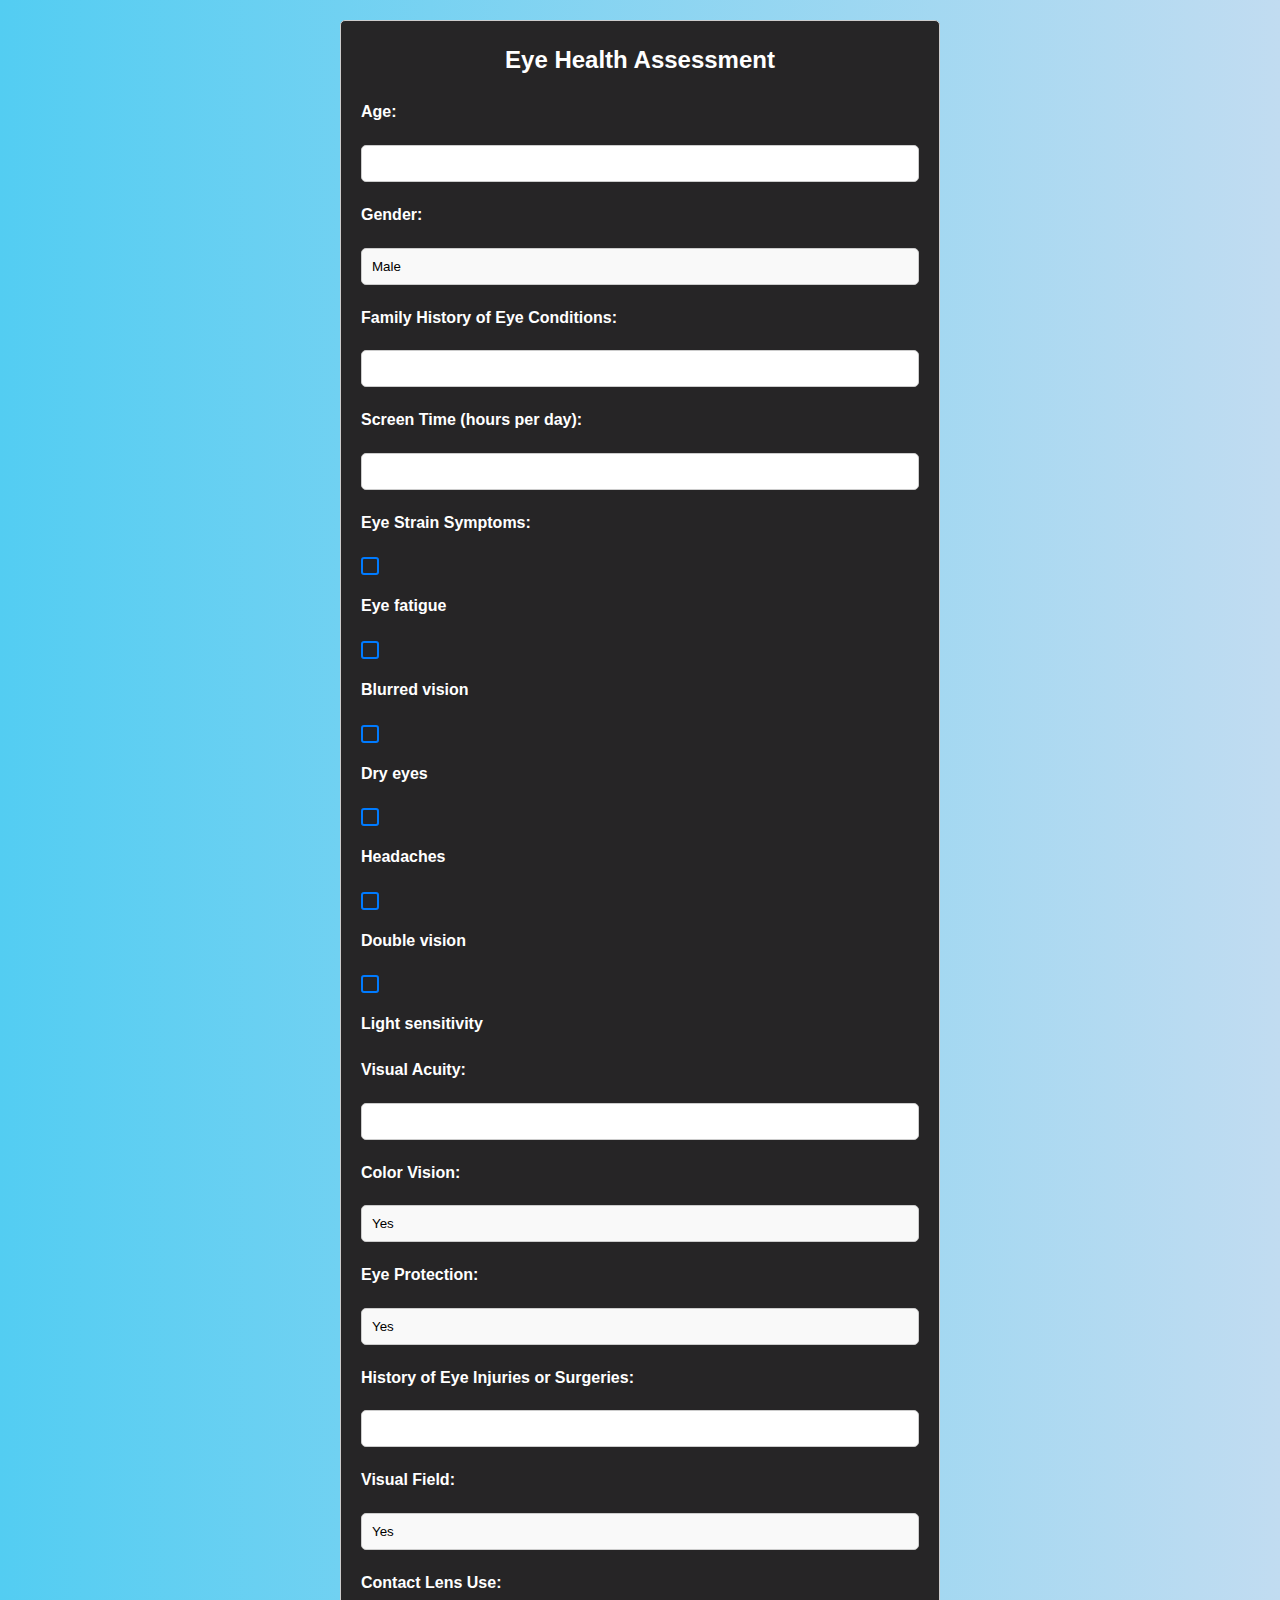
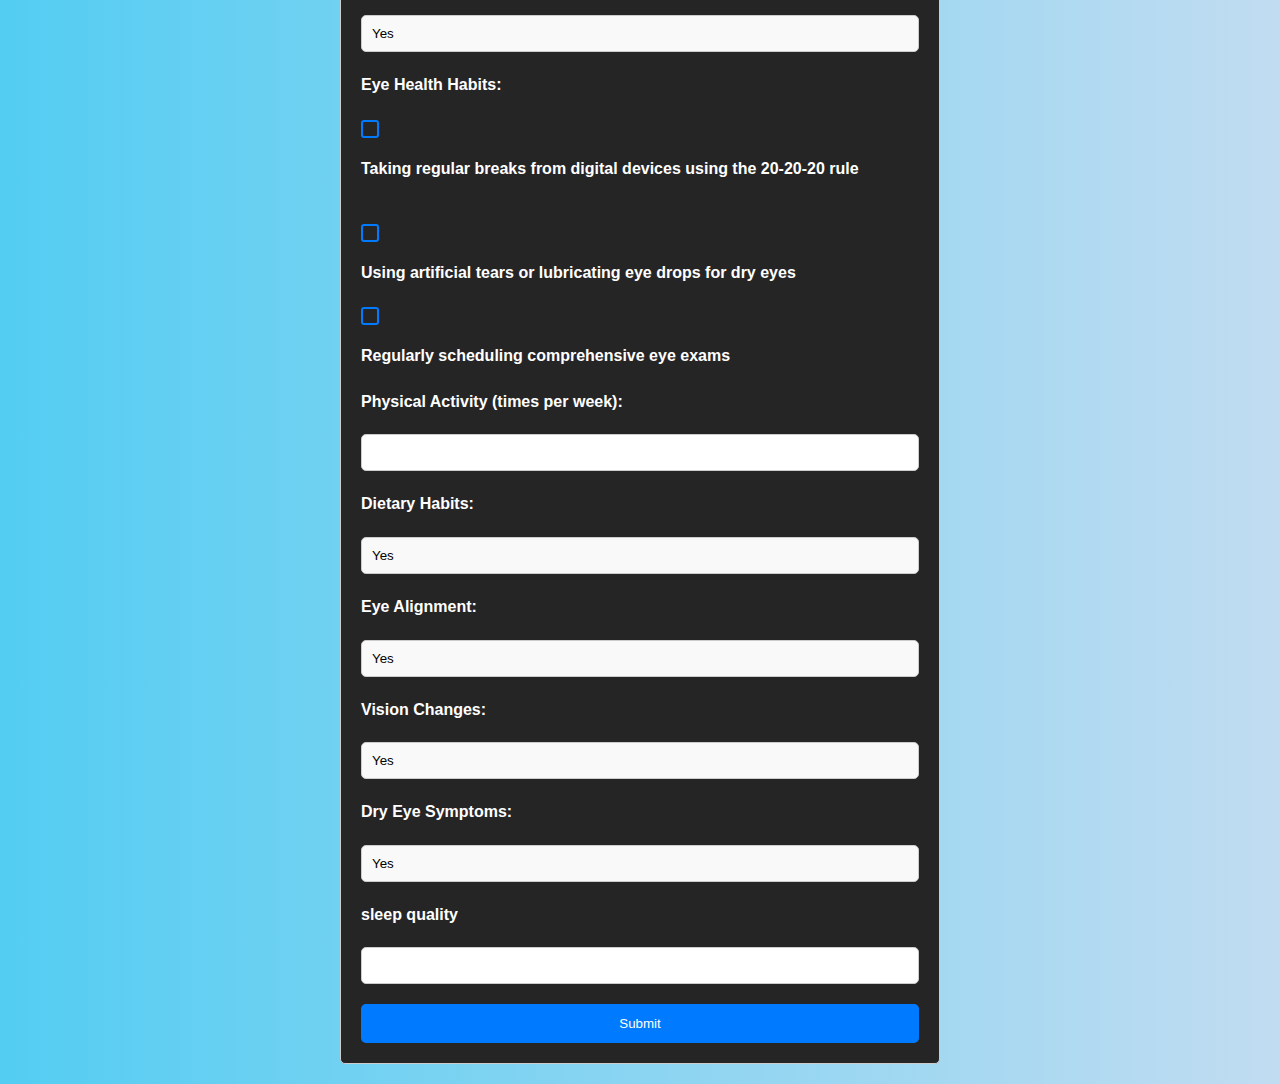
<file: templates/index.html>
<!DOCTYPE html>
<html>
<head>
  <title>Eye Health Assessment</title>
<style>/* Reset default margin and padding for all elements */
  * {
    margin: 0;
    padding: 0;
    box-sizing: border-box;
  }
  
  body {
    font-family: Arial, sans-serif;
    line-height: 1.6;
    background-color: #f9f9f9;
    background: linear-gradient(to right,#53cdf2,  #c1dcf1); 
  }
  
  .container {
    max-width: 600px;
    margin: 20px auto;
    padding: 20px;
    border: 1px solid #ccc;
    border-radius: 5px;
    background-color: rgb(38, 37, 38);

  }
  
  h1 {
    font-size: 24px;
    margin-bottom: 20px;
    color: #fff;
    text-align: center;
  }
  
  form {
    display: grid;
    gap: 20px;
  }
  
  label {
    font-weight: bold;
    color: #fff;
  }
  
  input[type="text"],
  input[type="number"],
  select {
    width: 100%;
    padding: 10px;
    border: 1px solid #ccc;
    border-radius: 5px;
  }
  
  input[type="checkbox"],
  input[type="radio"] {
    margin-right: 10px;
    vertical-align: middle;
  }
  
  input[type="checkbox"]:last-child,
  input[type="radio"]:last-child {
    margin-right: 0;
  }
  
  input[type="submit"] {
    background-color: #007bff;
    color: #fff;
    border: none;
    border-radius: 5px;
    padding: 12px 20px;
    cursor: pointer;
  }
  
  /* Styling for checkbox labels */
  label[for^="eyeStrainSymptoms"],
  label[for^="eyeHealthHabits"] {
    display: block;
    margin-bottom: 5px;
    cursor: pointer;
  }
  
  /* Add some spacing for the checkbox groups */
  label[for="eyeStrainSymptoms"],
  label[for="eyeHealthHabits"] {
    margin-top: 10px;
  }
  
  /* Add some spacing for the last group of checkboxes */
  label[for="breaksFromDevices"] {
    margin-bottom: 20px;
  }
  
  /* Flexbox for checkbox groups */
  .checkbox-group {
    display: flex;
    align-items: center;
  }
  
  .checkbox-group label {
    margin-right: 15px;
  }
  
  /* Improved select dropdown styles */
  select {
    appearance: none;
    background-color: #f9f9f9;
    cursor: pointer;
  }
  
  select::-ms-expand {
    display: none;
  }
  
  select option {
    padding: 5px;
  }
  
  /* Custom styles for checkboxes and radios */
  input[type="checkbox"],
  input[type="radio"] {
    appearance: none;
    width: 18px;
    height: 18px;
    border: 2px solid #007bff;
    border-radius: 3px;
    position: relative;
    top: 2px;
    cursor: pointer;
  }
  
  input[type="checkbox"]:checked,
  input[type="radio"]:checked {
    background-color: #007bff;
  }
  
  /* Custom styles for checkbox and radio labels */
  .checkbox-label,
  .radio-label {
    position: relative;
    padding-left: 30px;
    cursor: pointer;
    color: #fff;
  }
  
  .checkbox-label::before,
  .radio-label::before {
    content: "";
    position: absolute;
    left: 0;
    top: 2px;
    width: 18px;
    height: 18px;
    border: 2px solid #007bff;
    border-radius: 3px;
  }
  
  .checkbox-label::before {
    border-radius: 3px;
  }
  
  .radio-label::before {
    border-radius: 50%;
  }
  
  .checkbox-label::after,
  .radio-label::after {
    content: "";
    position: absolute;
    left: 6px;
    top: 6px;
    width: 6px;
    height: 6px;
    background-color: #007bff;
    border-radius: 50%;
    display: none;
  }
  
  input[type="checkbox"]:checked + .checkbox-label::after,
  input[type="radio"]:checked + .radio-label::after {
    display: block;
  }
  </style>
</head>
<body>
  <div class="container">
    <h1>Eye Health Assessment</h1>
    <form action="/submit" method="post">
      <label for="age">Age:</label>
      <input type="number" id="age" name="age" required>

      <label for="gender">Gender:</label>
      <select id="gender" name="gender">
        <option value="Male">Male</option>
        <option value="Female">Female</option>
        <option value="Other">Other</option>
      </select>

      <label for="family_history">Family History of Eye Conditions:</label>
      <input type="text" id="family_history" name="family_history">

      <label for="screen_time">Screen Time (hours per day):</label>
      <input type="number" id="screen_time" name="screen_time" required>

      <label>Eye Strain Symptoms:</label>
      <input type="checkbox" id="Eye fatigue" name="eye_strain_symptoms" value="Eye fatigue">
      <label for="eyeFatigue">Eye fatigue</label>

      <input type="checkbox" id="blurredVision" name="eye_strain_symptoms" value="Blurred vision">
      <label for="blurredVision">Blurred vision</label>

      <input type="checkbox" id="dryEyes" name="eye_strain_symptoms" value="Dry eyes">
      <label for="dryEyes">Dry eyes</label>

      <input type="checkbox" id="headaches" name="eye_strain_symptoms" value="Headaches">
      <label for="headaches">Headaches</label>

      <input type="checkbox" id="doubleVision" name="eye_strain_symptoms" value="Double vision">
      <label for="doubleVision">Double vision</label>

      <input type="checkbox" id="lightSensitivity" name="eye_strain_symptoms" value="Light sensitivity">
      <label for="lightSensitivity">Light sensitivity</label>

      <label for="visual_acuity">Visual Acuity:</label>
      <input type="text" id="visual_acuity" name="visual_acuity">

      <label for="color_vision">Color Vision:</label>
      <select id="color_vision" name="color_vision">
        <option value="Yes">Yes</option>
        <option value="No">No</option>
      </select>

      <label for="eye_protection">Eye Protection:</label>
      <select id="eye_protection" name="eye_protection">
        <option value="Yes">Yes</option>
        <option value="No">No</option>
      </select>

      <label for="eye_injuries_surgeries">History of Eye Injuries or Surgeries:</label>
      <input type="text" id="eye_injuries_surgeries" name="eye_injuries_surgeries">

      <label for="visual_field">Visual Field:</label>
      <select id="visual_field" name="visual_field">
        <option value="Yes">Yes</option>
        <option value="No">No</option>
      </select>

      <label for="contactLensUse">Contact Lens Use:</label>
      <select id="contact_lens_use" name="contact_lens_use">
        <option value="Yes">Yes</option>
        <option value="No">No</option>
      </select>

      <label>Eye Health Habits:</label>
      <input type="checkbox" id="breaksFromDevices" name="eye_health_habits" value="Take breaks from digital devices">
      <label for="breaksFromDevices">Taking regular breaks from digital devices using the 20-20-20 rule</label>

      <input type="checkbox" id="artificialTears" name="eye_health_habits" value="Use artificial tears for dry eyes">
      <label for="artificialTears">Using artificial tears or lubricating eye drops for dry eyes</label>

      <input type="checkbox" id="regularEyeExams" name="eye_health_habits" value="Regular eye exams">
      <label for="regularEyeExams">Regularly scheduling comprehensive eye exams</label>

      <label for="physical_activity">Physical Activity (times per week):</label>
      <input type="number" id="physical_activity" name="physical_activity" required>

      <label for="dietary_habits">Dietary Habits:</label>
      <select id="dietary_habits" name="dietary_habits">
        <option value="Yes">Yes</option>
        <option value="No">No</option>
      </select>

      <label for="eye_alignment">Eye Alignment:</label>
      <select id="eye_alignment" name="eye_alignment">
        <option value="Yes">Yes</option>
        <option value="No">No</option>
      </select>

      <label for="vision_changes">Vision Changes:</label>
      <select id="vision_changes" name="vision_changes">
        <option value="Yes">Yes</option>
        <option value="No">No</option>
      </select>

      <label for="dry_eye_symptoms">Dry Eye Symptoms:</label>
      <select id="dry_eye_symptoms" name="dry_eye_symptoms">
        <option value="Yes">Yes</option>
        <option value="No">No</option>
      </select>
      <label for="sleep_quality">sleep quality </label>
      <input type="number" id="sleep_quality" name="sleep_quality" required>

      <input type="submit" value="Submit">
    </form>
  </div>
</body>
</html>
</file>
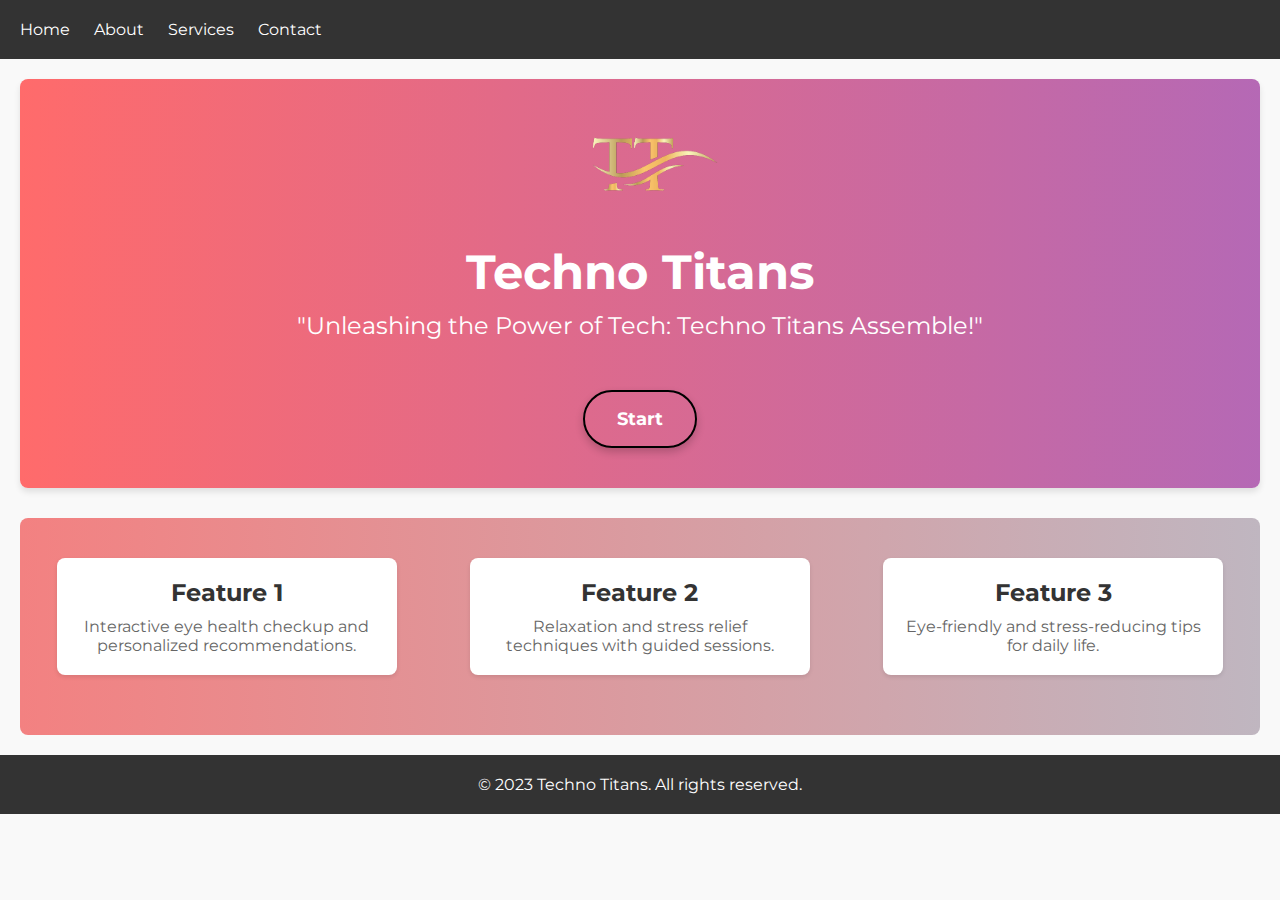
<file: templates/home.html>
<!DOCTYPE html>
<html lang="en">
<head>
  <meta charset="UTF-8">
  <meta name="viewport" content="width=device-width, initial-scale=1.0">
  <title>My Awesome Home Page</title>
  <link rel="stylesheet" href="styles.css">
  <link href="https://fonts.googleapis.com/css2?family=Montserrat:wght@400;700&display=swap" rel="stylesheet">
</head>
<body>
  <header>
    <nav>
      <ul>
        <li><a href="#">Home</a></li>
        <li><a href="#">About</a></li>
        <li><a href="#">Services</a></li>
        <li><a href="#">Contact</a></li>
      </ul>
    </nav>
  </header>
  <main>
    <section class="hero">
      <div class="logo">
        <img src="logo1.png" alt="My Logo" height="150px" width="180px">
      </div>
      <div class="hero-content">
        <h1>Techno Titans</h1>
        <p>"Unleashing the Power of Tech: Techno Titans Assemble!"</p>
        <section class="hover-buttons">
          <a href="trial1.html" class="hover-button">Start</a>
          

        </section>
            </div>
    </section>
    <section class="features">
      <div class="feature">
        <i class="fa fa-heart"></i>
        <h2>Feature 1</h2>
        <p>Interactive eye health checkup and personalized recommendations.</p>
      </div>
      <div class="feature">
        <i class="fa fa-star"></i>
        <h2>Feature 2</h2>
        <p>Relaxation and stress relief techniques with guided sessions.</p>
      </div>
      <div class="feature">
        <i class="fa fa-thumbs-up"></i>
        <h2>Feature 3</h2>
        <p>Eye-friendly and stress-reducing tips for daily life.</p>
      </div>
    </section>

  </main>
  <footer>
    <p>&copy; 2023 Techno Titans. All rights reserved.</p>
  </footer>
</body>
</html>
</file>
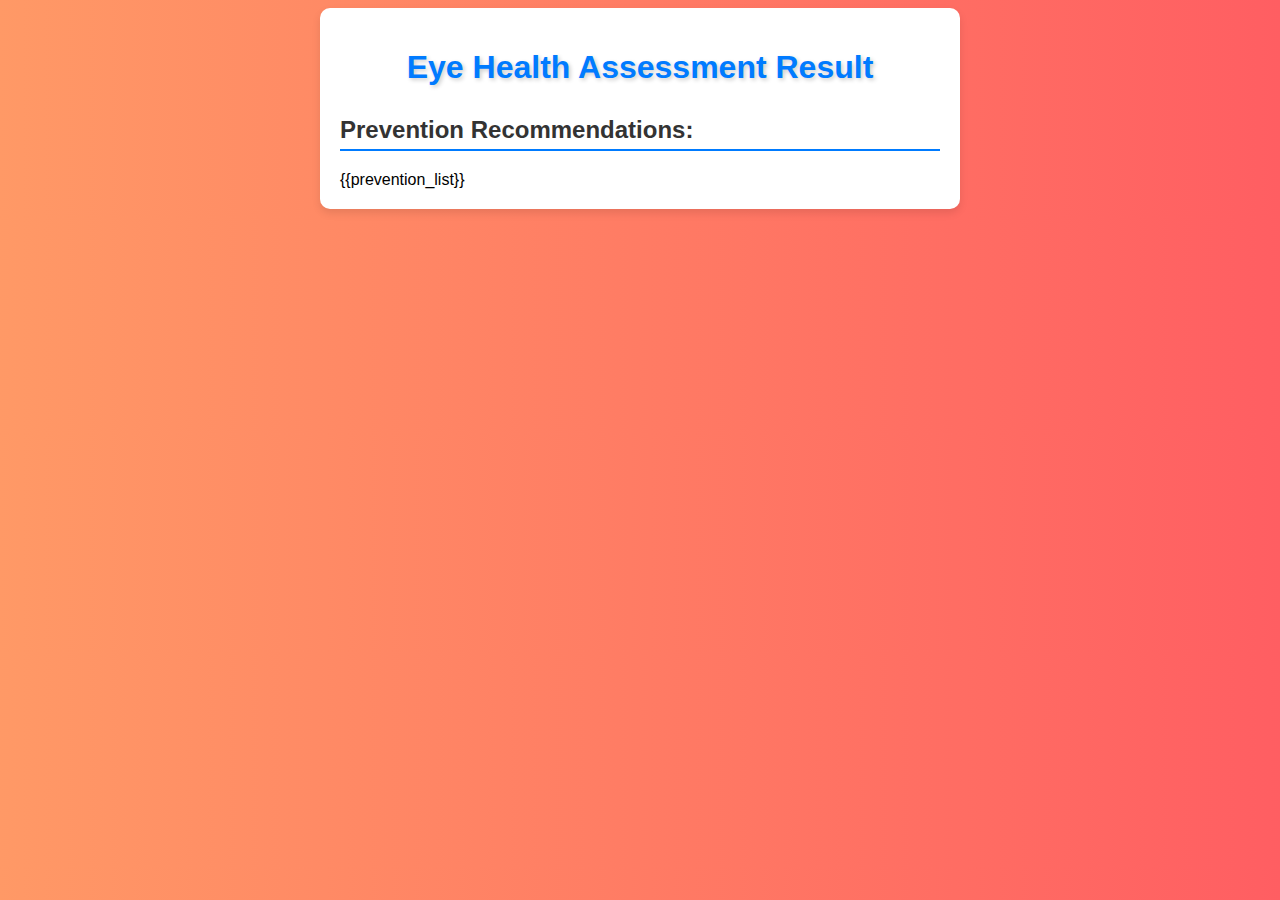
<file: templates/result.html>
<!DOCTYPE html>
<html>
<head>
  <title>Eye Health Assessment Result</title>
</head>
<body>
  <div class="container">
    <h1>Eye Health Assessment Result</h1>
    <h2>Prevention Recommendations:</h2>
   
      {{prevention_list}}
        

  </div>

  <script>
    // Add CSS dynamically
    const styleElement = document.createElement('style');
    styleElement.innerHTML = `
      body {
        font-family: Arial, sans-serif;
        background: linear-gradient(to right, #ff9966, #ff5e62); 
            }

      .container {
        max-width: 600px;
        margin: 0 auto;
        padding: 20px;
        background-color: #fff;
        box-shadow: 0 4px 8px rgba(0, 0, 0, 0.1);
        border-radius: 10px;
      }

      h1 {
        color: #007bff;
        text-align: center;
        text-shadow: 2px 2px 4px rgba(0, 0, 0, 0.2);
        margin-bottom: 30px;
      }

      h2 {
        color: #333;
        border-bottom: 2px solid #007bff;
        padding-bottom: 5px;
      }
      input[type="submit"] {
    background-color: #007bff;
    color: #fff;
    border: none;
    border-radius: 5px;
    padding: 12px 20px;
    cursor: pointer;
  }
    `;
    document.head.appendChild(styleElement);
  </script>
</body>
</html>
</file>
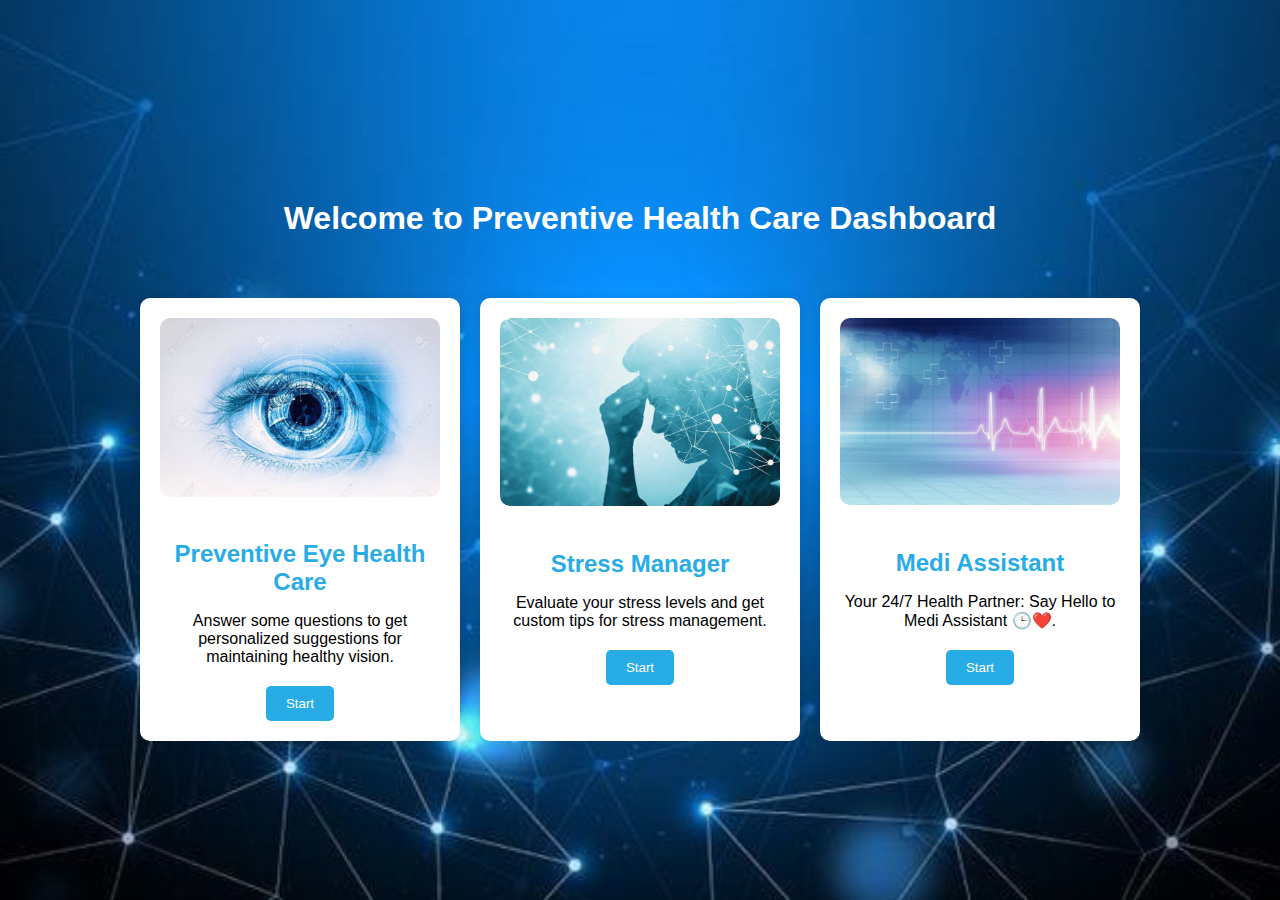
<file: templates/trial1.html>
<!DOCTYPE html>
<html>
<head>
    <title>Preventive Health Care Dashboard</title>
    <style>
        body {
            font-family: Arial, sans-serif;
            margin: 0;
            padding: 0;
            height: 100vh;
            display: flex;
            flex-direction: column;
            align-items: center;
            justify-content: center;
            background: url('Background.jpg') no-repeat center center fixed;
            background-size: cover;

            /* background: linear-gradient(to right, #ff9966, #ff5e62); */
        }

        .header {
            padding: 20px;
            text-align: center;
            color: #ffffff;
        }

        .dashboard {
            display: flex;
            flex-wrap: wrap;
            justify-content: center;
            gap: 20px;
            margin-top: 20px;
        }

        .module {
            padding: 20px;
            text-align: center;
            border-radius: 10px;
            width: 280px;
            background-color: #ffffff;
            box-shadow: 0 0 10px 0 rgba(0, 0, 0, 0.1);
            transition: transform 0.3s;
        }

        .module:hover {
            transform: scale(1.05);
        }

        .module img {
            width: 100%;
            border-radius: 10px;
            margin-bottom: 20px;
        }

        .module h2 {
            color: #27ace5;
            margin-bottom: 10px;
        }

        .module p {
            margin-bottom: 20px;
        }

        .module button {
            padding: 10px 20px;
            background-color: #27ace5;
            color: #FFF;
            border: none;
            border-radius: 5px;
            cursor: pointer;
            transition: background-color 0.3s;
        }

        .module button:hover {
            background-color: #ff9966;
        }

        .footer {
            position: fixed;
            left: 0;
            bottom: 0;
            width: 100%;
            background-color: rgba(255, 255, 255, 0.8);
            color: #333;
            text-align: center;
            padding: 10px 0;
        }
    </style>
</head>
<body>
    <div class="header">
        <h1>Welcome to Preventive Health Care Dashboard</h1>
    </div>

    <div class="dashboard">
        <div class="module">
            <img src="Eye1.jpg" alt="Eye Health Image">
            <h2>Preventive Eye Health Care</h2>
            <p>Answer some questions to get personalized suggestions for maintaining healthy vision.</p>
            <button onclick="window.location.href='http://127.0.0.1:5000'">Start</button>
        </div>

        <div class="module">
            <img src="Stress.jpg" alt="Stress Manager Image">
            <h2>Stress Manager</h2>
            <p>Evaluate your stress levels and get custom tips for stress management.</p>
            <button onclick="window.location.href='http://127.0.0.1:8080'">Start</button>
        </div>

        <div class="module">
            <img src="Health.jpg" alt="Health Tracker Image">
            <h2>Medi Assistant</h2>
            <p>Your 24/7 Health Partner: Say Hello to Medi Assistant 🕒❤️.</p>
            <button onclick="window.location.href='http://127.0.0.1:8443'">Start</button>
        </div>
    </div>

    <!-- <div class="footer">
        <p>&copy; 2023 Preventive Health Care Dashboard</p>
    </div> -->
</body>
</html>
</file>
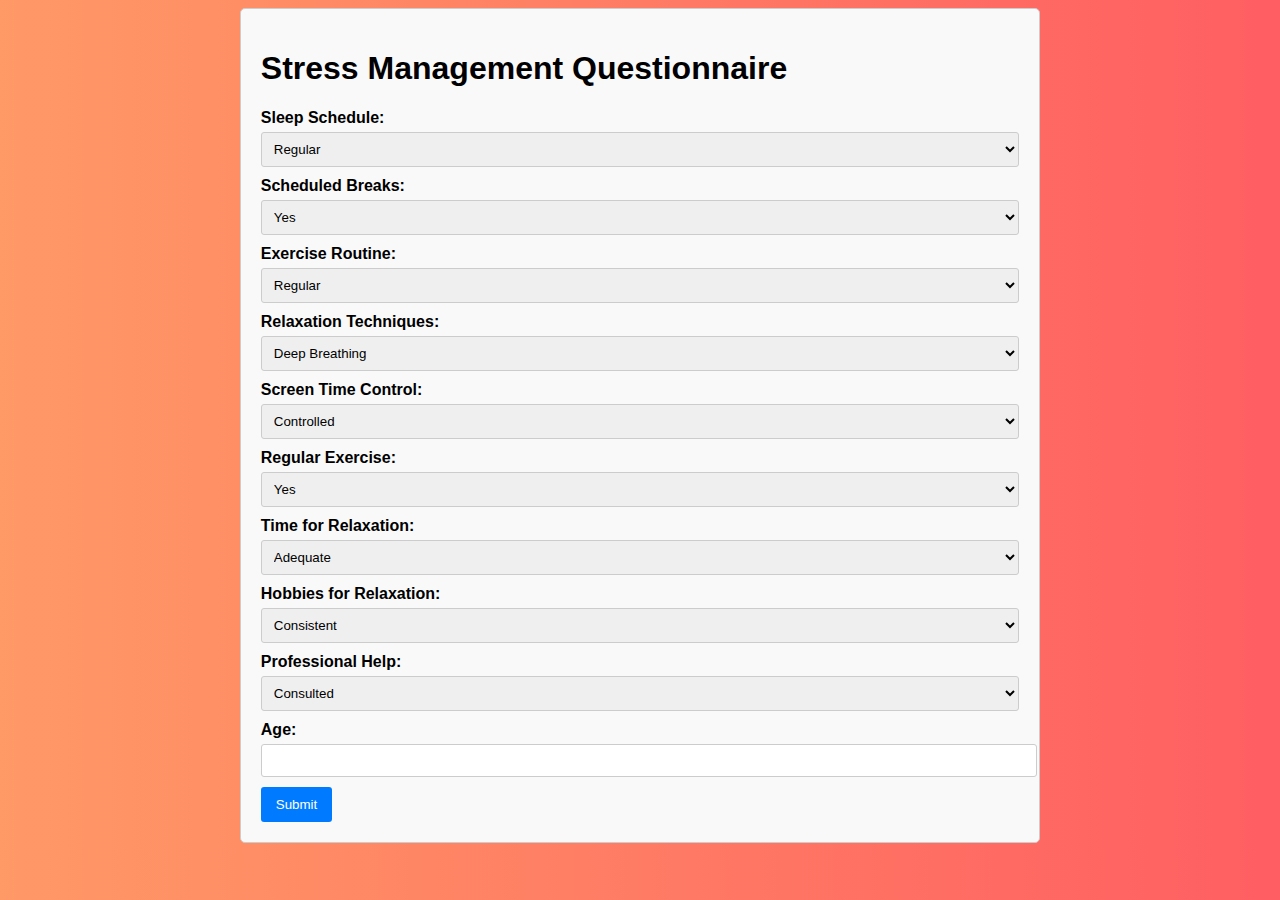
<file: stress/templates/form.html>
<!DOCTYPE html>
<html>
<head>
  <title>Stress Management Questionnaire</title>
  <style>
    body {
      font-family: Arial, sans-serif;
      background: linear-gradient(to right, #ff9966, #ff5e62);        }

    .container {
      width: 60%;
      margin: 0 auto;
      padding: 20px;
      border: 1px solid #ccc;
      border-radius: 5px;
      background-color: #f9f9f9;
    }

    label {
      display: block;
      font-weight: bold;
      margin-bottom: 5px;
    }

    select {
      width: 100%;
      padding: 8px;
      margin-bottom: 10px;
      border: 1px solid #ccc;
      border-radius: 3px;
    }

    input[type="number"] {
      width: 100%;
      padding: 8px;
      margin-bottom: 10px;
      border: 1px solid #ccc;
      border-radius: 3px;
    }

    input[type="submit"] {
      background-color: #007bff;
      color: #fff;
      border: none;
      border-radius: 3px;
      padding: 10px 15px;
      cursor: pointer;
    }
  </style>
</head>
<body>
  <div class="container">
    <h1>Stress Management Questionnaire</h1>
    <form action="/" method="post">
      <label for="sleepSchedule">Sleep Schedule:</label>
      <select id="sleepSchedule" name="sleepSchedule">
        <option value="regular">Regular</option>
        <option value="irregular">Irregular</option>
      </select>

      <label for="workBreaks">Scheduled Breaks:</label>
      <select id="workBreaks" name="workBreaks">
        <option value="yes">Yes</option>
        <option value="no">No</option>
      </select>

      <label for="exerciseRoutine">Exercise Routine:</label>
      <select id="exerciseRoutine" name="exerciseRoutine">
        <option value="regular">Regular</option>
        <option value="infrequent">Infrequent</option>
      </select>

      <label for="relaxationTechniques">Relaxation Techniques:</label>
      <select id="relaxationTechniques" name="relaxationTechniques">
        <option value="deep-breathing">Deep Breathing</option>
        <option value="meditation">Meditation</option>
        <option value="yoga">Yoga</option>
        <option value="listening-music">Listening to Music</option>
      </select>

      <label for="screenTimeControl">Screen Time Control:</label>
      <select id="screenTimeControl" name="screenTimeControl">
        <option value="controlled">Controlled</option>
        <option value="uncontrolled">Uncontrolled</option>
      </select>

      <label for="regularExercise">Regular Exercise:</label>
      <select id="regularExercise" name="regularExercise">
        <option value="yes">Yes</option>
        <option value="no">No</option>
      </select>

      <label for="timeRelaxation">Time for Relaxation:</label>
      <select id="timeRelaxation" name="timeRelaxation">
        <option value="adequate">Adequate</option>
        <option value="limited">Limited</option>
      </select>

      <label for="hobbiesRelaxation">Hobbies for Relaxation:</label>
      <select id="hobbiesRelaxation" name="hobbiesRelaxation">
        <option value="consistent">Consistent</option>
        <option value="rarely">Rarely</option>
      </select>

      <label for="professionalHelp">Professional Help:</label>
      <select id="professionalHelp" name="professionalHelp">
        <option value="consulted">Consulted</option>
        <option value="not-consulted">Not Consulted</option>
      </select>

      <label for="age">Age:</label>
      <input type="number" id="age" name="age" required>

      <input type="submit" value="Submit">
    </form>
  </div>
</body>
</html>
</file>
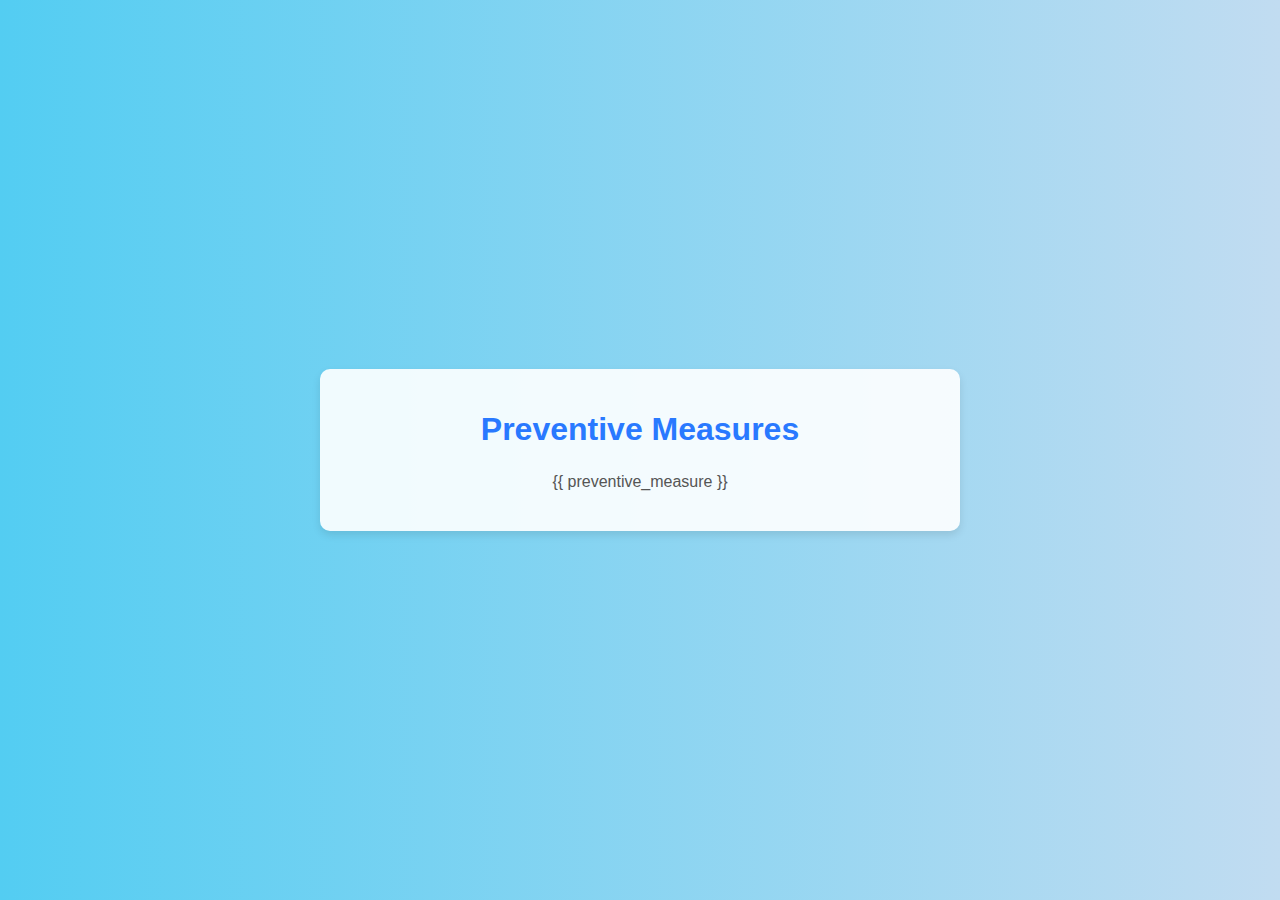
<file: stress/templates/result.html>
<!DOCTYPE html>
<html>
<head>
  <title>Preventive Measures</title>
  <style>
    body {
      font-family: Arial, sans-serif;
      margin: 0;
      padding: 0;
      background: linear-gradient(135deg, #53cdf2 0%, #78b8ec 100%);
      display: flex;
      justify-content: center;
      align-items: center;
      height: 100vh;
      background: linear-gradient(to right,#53cdf2,  #c1dcf1); 

    }

    .container {
      background-color: rgba(255, 255, 255, 0.9);
      border-radius: 10px;
      box-shadow: 0px 4px 8px rgba(0, 0, 0, 0.1);
      padding: 20px;
      max-width: 600px;
      width: 100%;
      text-align: center;
    }

    h1 {
      color: #2979ff;
    }

    p {
      color: #555;
      font-size: 16px;
      line-height: 1.6;
    }
    input[type="submit"] {
    background-color: #007bff;
    color: #fff;
    border: none;
    border-radius: 5px;
    padding: 12px 20px;
    cursor: pointer;
  }
  </style>
</head>
<body>
  <div class="container">
    <h1>Preventive Measures</h1>
    <p>{{ preventive_measure }}</p>

  </div>
  
    
  

</body>
</html>
</file>
<file: templates/styles.css>
/* Reset some default styles */
body, h1, h2, p, ul, li {
  margin: 0;
  padding: 0;
}

body {
  font-family: 'Montserrat', sans-serif;
  background-color: #f9f9f9;
}

/* Header styles */
header {
  background-color: #333;
  padding: 20px;
}

nav ul {
  list-style: none;
}


nav ul li {
  display: inline-block;
  margin-right: 20px;
}

nav ul li a {
  color: #fff;
  text-decoration: none;
}

/* Main styles */
main {
  padding: 20px;
}

/* Colorful Background for Hero Section */
.hero {
  position: relative;
  text-align: center;
  padding: 10px 0;
  background: linear-gradient(90deg, #FF6B6B, #6B66FF);
  background-size: 200% 200%;
  animation: GradientAnimation 5s ease infinite;
  color: #fff;
  box-shadow: 0 4px 6px rgba(0, 0, 0, 0.1);
  border-radius: 8px;
  margin-bottom: 30px;
}

@keyframes GradientAnimation {
  0% {
    background-position: 0% 50%;
  }
  50% {
    background-position: 100% 50%;
  }
  100% {
    background-position: 0% 50%;
  }
}

.hero-content {
  position: relative;
  z-index: 1;
}

.hero h1 {
  font-size: 48px;
  margin-bottom: 10px;
  color: #fff;
}

.hero p {
  font-size: 24px;
  margin-bottom: 20px;
  color: #fff;
}

.cta-button {
  display: inline-block;
  background-color: #333;
  color: #fff;
  padding: 12px 24px;
  border-radius: 5px;
  text-decoration: none;
  font-size: 20px;
  transition: background-color 0.3s ease;
}

.cta-button:hover {
  background-color: #555;
}

/* Features styles */
.features {
  display: flex;
  justify-content: space-around;
  padding: 40px 0;
  /* Colorful Background for Features Section */
  background: linear-gradient(90deg, #F38181, #8CEBFF);
  background-size: 200% 200%;
  animation: GradientAnimation 5s ease infinite;
  border-radius: 8px;
}

.feature {
  text-align: center;
  max-width: 300px;
  background-color: #fff;
  padding: 20px;
  box-shadow: 0 2px 4px rgba(0, 0, 0, 0.1);
  border-radius: 8px;
  margin-bottom: 20px;
}

.feature i {
  font-size: 48px;
  color: #555;
  margin-bottom: 20px;
}

.feature h2 {
  font-size: 24px;
  margin-bottom: 10px;
  color: #333;
}

.feature p {
  font-size: 16px;
  color: #666;
}

/* Hover buttons styles */
.hover-buttons {
  text-align: center;
  padding: 30px 0;
}

.hover-button {
  display: inline-block;
  color: #fff;
  padding: 16px 32px;
  border: 2px solid #000; /* Add black border */
  border-radius: 50px;
  font-size: 18px;
  font-weight: bold;
  text-decoration: none;
  box-shadow: 0 4px 8px rgba(0, 0, 0, 0.2);
  cursor: pointer;
  transition: transform 0.2s ease, background-color 0.3s ease;
}

.hover-button:hover {
  background-color: #007FFF;
  transform: scale(1.05);
}

/* Footer styles */
footer {
  text-align: center;
  background-color: #333;
  color: #fff;
  padding: 20px;
}
</file>
